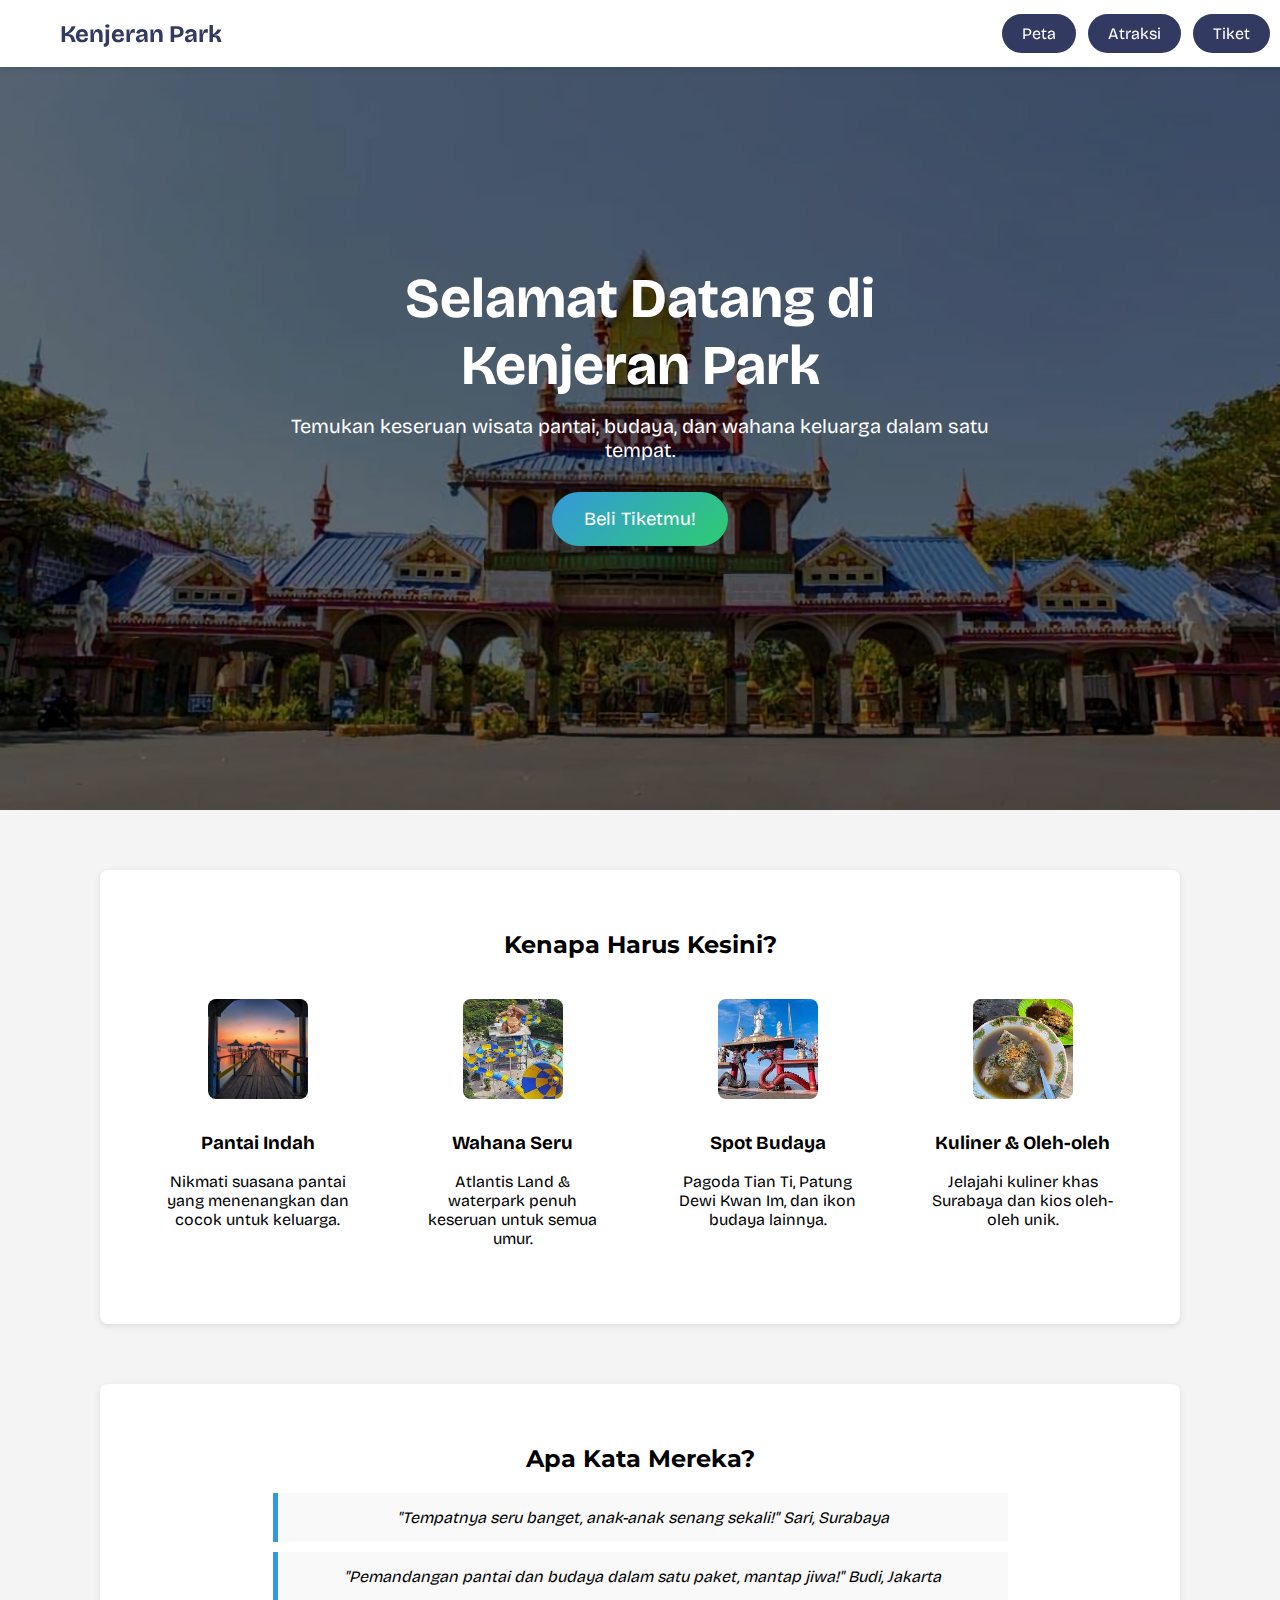
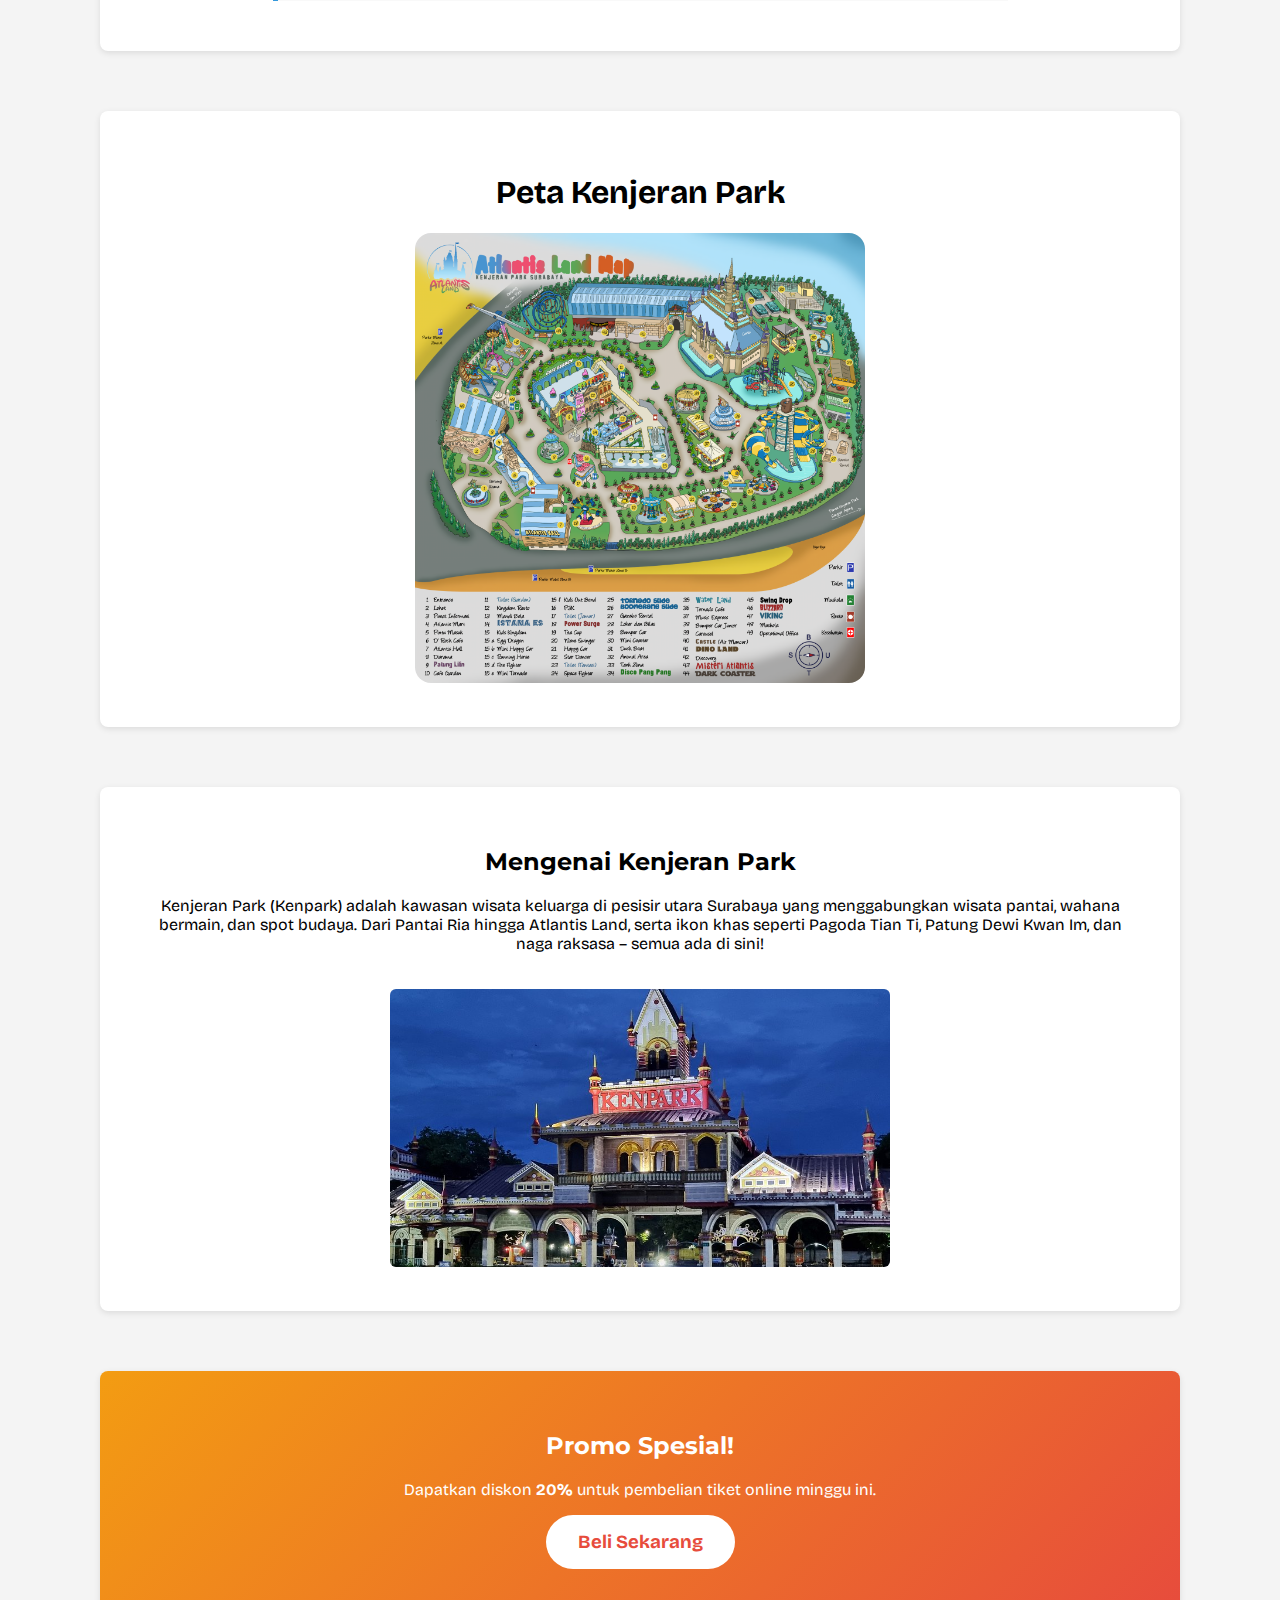
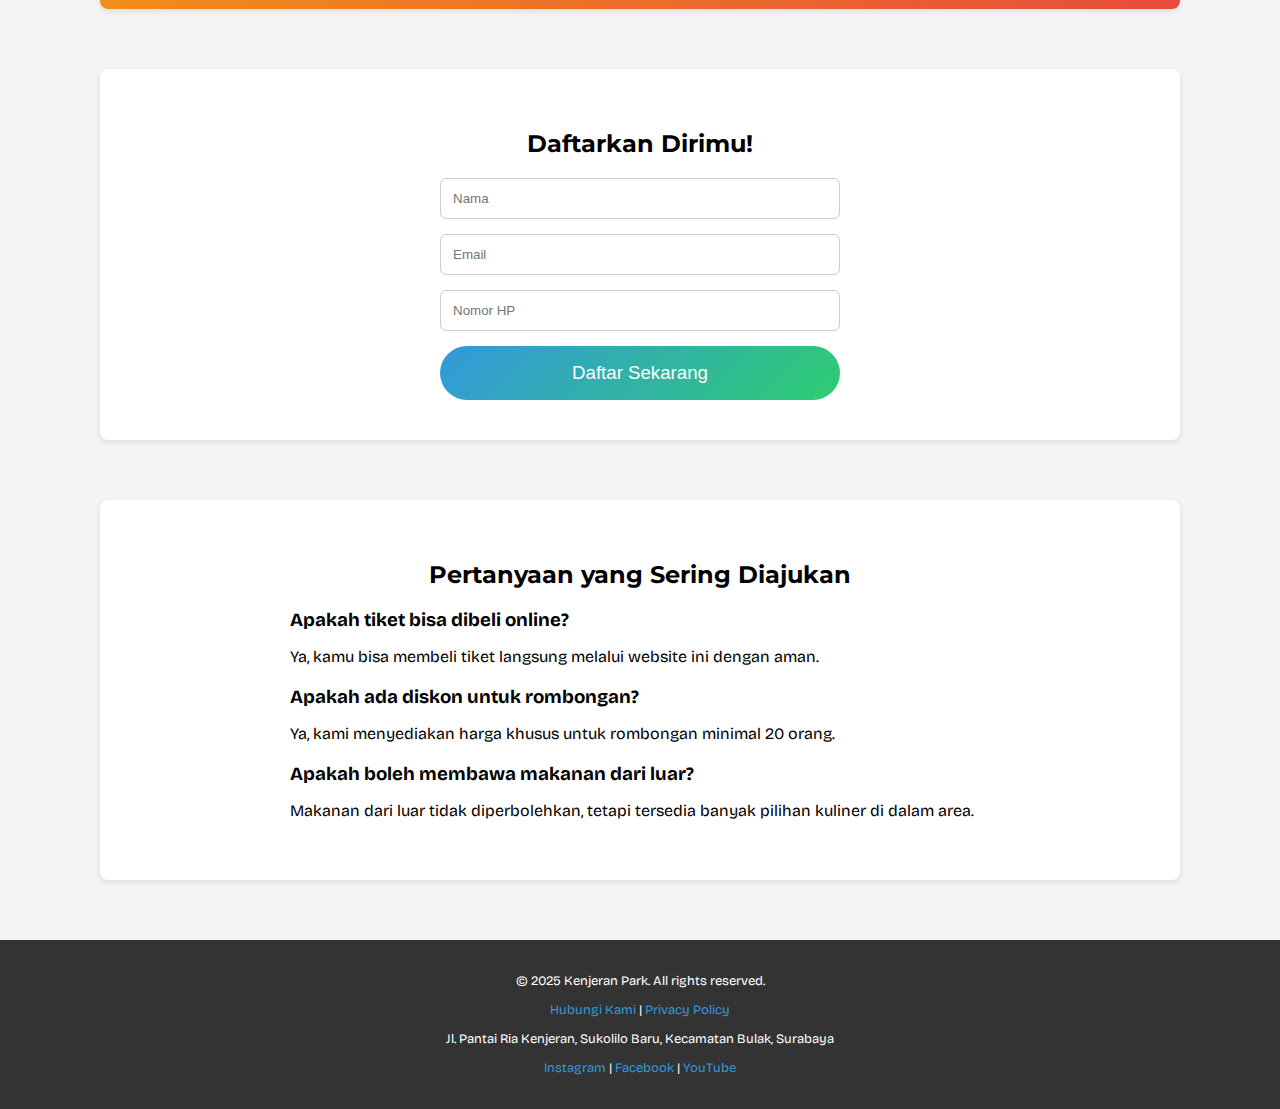
<file: index.html>
<!DOCTYPE html>
<html lang="id">
<head>
    <meta charset="UTF-8">
    <title>Kenjeran Park</title>
    <link href="https://fonts.googleapis.com/css2?family=Bricolage+Grotesque:wght@400;700&family=Montserrat:wght@400;700&display=swap" rel="stylesheet">
    <link rel="stylesheet" href="style.css">
</head>
<body>
    <header>
        <b>Kenjeran Park</b>
        <nav>
            <a href="#map">Peta</a>
            <a href="#attractions">Atraksi</a>
            <a href="#tickets">Tiket</a>
        </nav>
    </header>

    <div class="hero">
        <div>
            <h1>Selamat Datang di Kenjeran Park</h1>
            <p>Temukan keseruan wisata pantai, budaya, dan wahana keluarga dalam satu tempat.</p>
            <a href="#tickets" class="tombol">Beli Tiketmu!</a>
        </div>
    </div>

    <div class="section" id="benefits">
        <h2>Kenapa Harus Kesini?</h2>
        <div class="benefits">
            <div class="benefit-item">
                <img src="pantaiimg.jpg" alt="Icon Pantai">
                <h3>Pantai Indah</h3>
                <p>Nikmati suasana pantai yang menenangkan dan cocok untuk keluarga.</p>
            </div>
            <div class="benefit-item">
                <img src="wahanaimg.jpg" alt="Icon Wahana">
                <h3>Wahana Seru</h3>
                <p>Atlantis Land & waterpark penuh keseruan untuk semua umur.</p>
            </div>
            <div class="benefit-item">
                <img src="budayaimg.jpg" alt="Icon Budaya">
                <h3>Spot Budaya</h3>
                <p>Pagoda Tian Ti, Patung Dewi Kwan Im, dan ikon budaya lainnya.</p>
            </div>
            <div class="benefit-item">
                <img src="makananimg.jpg" alt="Icon Kuliner">
                <h3>Kuliner & Oleh-oleh</h3>
                <p>Jelajahi kuliner khas Surabaya dan kios oleh-oleh unik.</p>
            </div>
        </div>
    </div>

    <div class="section" id="testimoni">
        <h2>Apa Kata Mereka?</h2>
        <div class="testimoni-list">
            <blockquote>"Tempatnya seru banget, anak-anak senang sekali!"  Sari, Surabaya</blockquote>
            <blockquote>"Pemandangan pantai dan budaya dalam satu paket, mantap jiwa!"  Budi, Jakarta</blockquote>
        </div>
    </div>

    <div class="section" id="map">
        <div align="center">
            <h1 font="Bricolage Grotesque">Peta Kenjeran Park</h1>
            <img src="atlantismap.png" style="border-radius:12pt" width="450">
        </div>
    </div>

    <div class="section" id="attractions">
        <h2>Mengenai Kenjeran Park</h2>
        <p>
            Kenjeran Park (Kenpark) adalah kawasan wisata keluarga di pesisir utara Surabaya yang menggabungkan wisata pantai, wahana bermain, dan spot budaya. 
            Dari Pantai Ria hingga Atlantis Land, serta ikon khas seperti Pagoda Tian Ti, Patung Dewi Kwan Im, dan naga raksasa – semua ada di sini!
        </p>
        <img src="kenjeranparkimg.jpg" alt="Kenjeran Park" class="product-img">
    </div>

    <div class="section promo" id="promo">
        <h2>Promo Spesial!</h2>
        <p>Dapatkan diskon <b>20%</b> untuk pembelian tiket online minggu ini.</p>
        <a href="#tickets" class="tombol">Beli Sekarang</a>
    </div>

    <div class="section form-section" id="tickets">
        <h2>Daftarkan Dirimu!</h2>
        <form>
            <input type="text" placeholder="Nama" required>
            <input type="email" placeholder="Email" required>
            <input type="tel" placeholder="Nomor HP" required>
            <button type="submit" class="tombol">Daftar Sekarang</button>
        </form>
    </div>

    <div class="section" id="faq">
        <h2>Pertanyaan yang Sering Diajukan</h2>
        <div class="faq-item">
            <h3>Apakah tiket bisa dibeli online?</h3>
            <p>Ya, kamu bisa membeli tiket langsung melalui website ini dengan aman.</p>
        </div>
        <div class="faq-item">
            <h3>Apakah ada diskon untuk rombongan?</h3>
            <p>Ya, kami menyediakan harga khusus untuk rombongan minimal 20 orang.</p>
        </div>
        <div class="faq-item">
            <h3>Apakah boleh membawa makanan dari luar?</h3>
            <p>Makanan dari luar tidak diperbolehkan, tetapi tersedia banyak pilihan kuliner di dalam area.</p>
        </div>
    </div>

    <footer>
        <p>&copy; 2025 Kenjeran Park. All rights reserved.</p>
        <p><a href="mailto:info@kenjeranpark.com">Hubungi Kami</a> | <a href="#">Privacy Policy</a></p>
        <p>Jl. Pantai Ria Kenjeran, Sukolilo Baru, Kecamatan Bulak, Surabaya</p>
        <p>
            <a href="#">Instagram</a> | 
            <a href="#">Facebook</a> | 
            <a href="#">YouTube</a>
        </p>
    </footer>
</body>
</html>
</file>
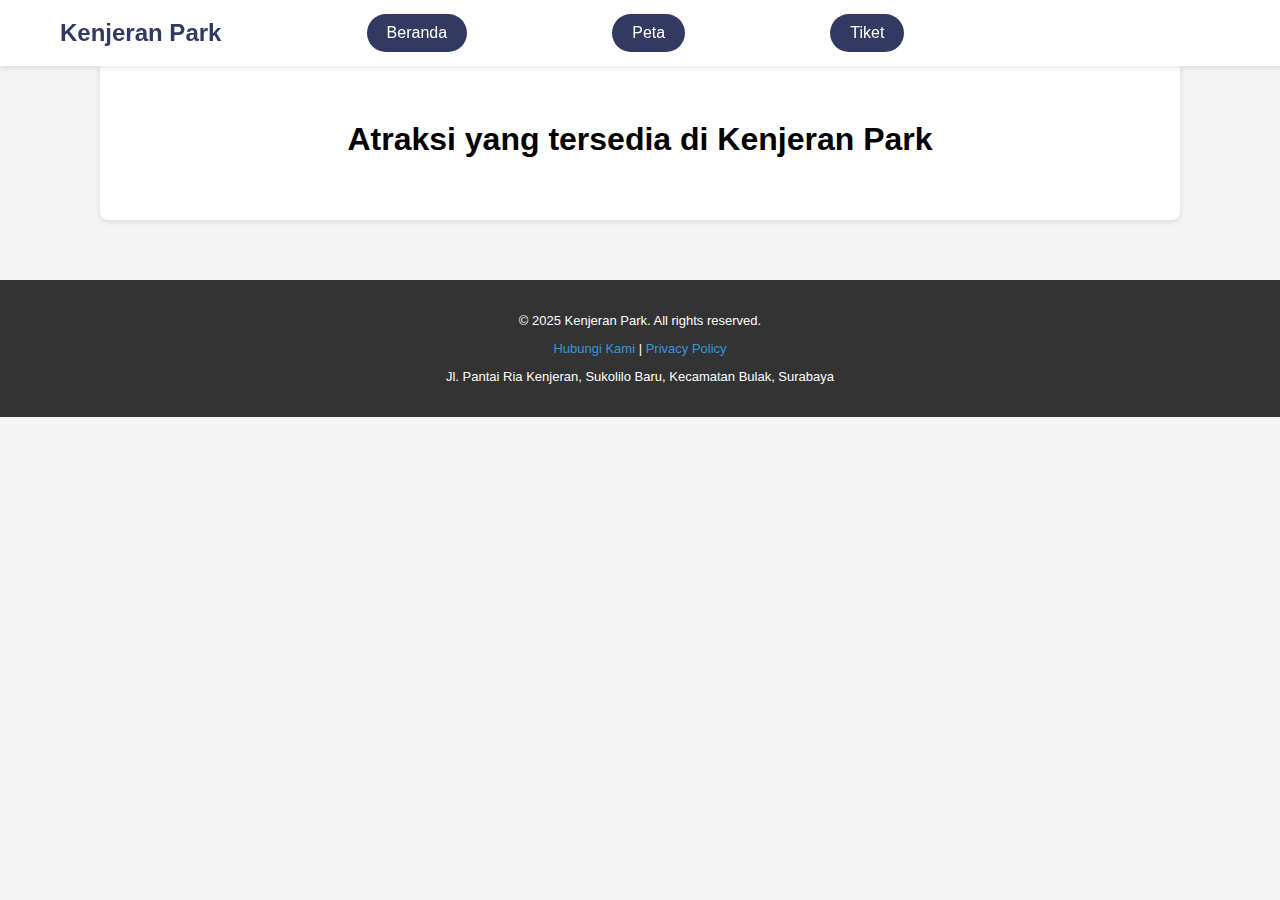
<file: attractions.html>
<!DOCTYPE html>
<html>
<head>
    <title>Kenjeran Park</title>
    <link rel="stylesheet" href="style.css">
</head>
<body>
    <header>
        <b>Kenjeran Park</b>
        <a href="kenjeran3.html">Beranda</a>
        <a href="map.html">Peta</a>
        <a href="tickets.html">Tiket</a>
        <p></p><p></p><p></p>
    </header>

    <div class="section" id="attractions">
        <div align="center">
            <h1 font="Bricolage Grotesque">Atraksi yang tersedia di Kenjeran Park</h1>
        </div>
    </div>

    <footer>
        <p>&copy; 2025 Kenjeran Park. All rights reserved.</p>
        <p><a href="#">Hubungi Kami</a> | <a href="#">Privacy Policy</a></p>
        <p>Jl. Pantai Ria Kenjeran, Sukolilo Baru, Kecamatan Bulak, Surabaya</p>
    </footer>
</body>
</html>
</file>
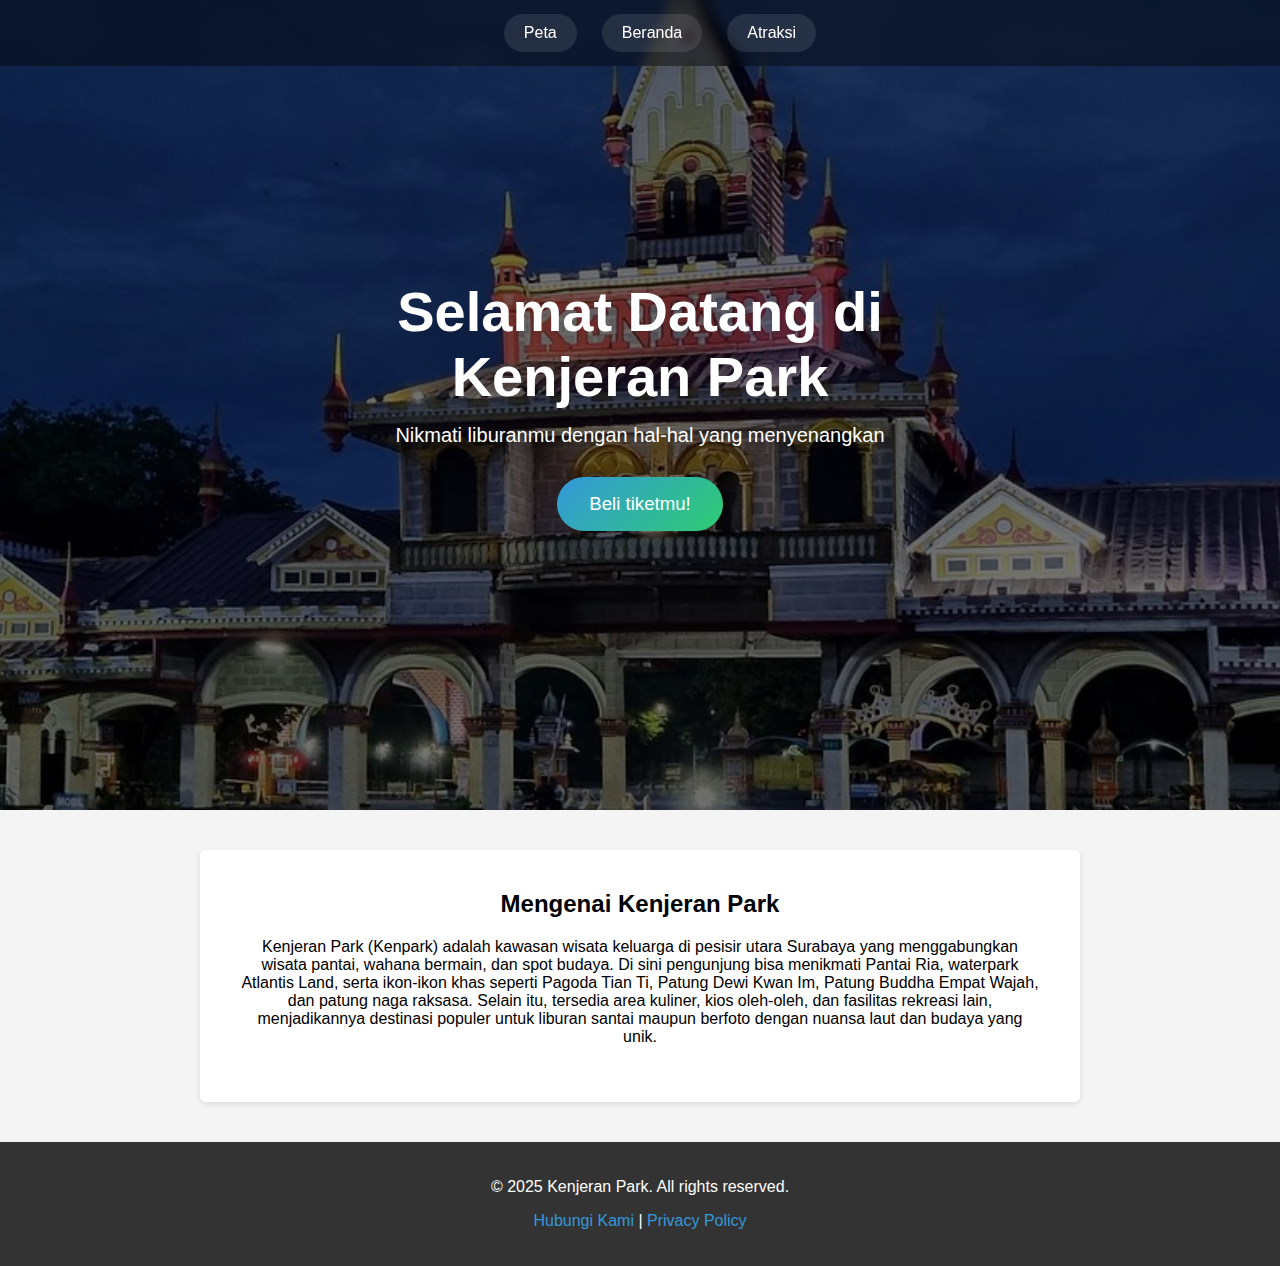
<file: kenjeran3.html>
<!DOCTYPE html>
<html>
<head>
    <title>Amusement Park</title>
    <style type="text/css">
        body {
            margin: 0;
            font-family: sans-serif;
            background: #f4f4f4;
        }

        header {
            position: fixed;
            top: 0;
            width: 100%;
            padding: 14px 20px;
            display: flex;
            justify-content: center;
            gap: 25px;
            z-index: 10;
            background: rgba(0,0,0,0.4);
            backdrop-filter: blur(6px);
        }

        header a {
            color: #fff;
            text-decoration: none;
            font-size: 12pt;
            padding: 10px 20px;
            border-radius: 30px;
            background: rgba(255,255,255,0.1);
            transition: background 0.3s, transform 0.2s;
        }

        header a:hover {
            background: rgba(255,255,255,0.25);
            transform: scale(1.05);
        }

        .hero {
            background: url('kenjeranparkimg.jpg') no-repeat center center;
            background-size: cover;
            height: 90vh; 
            position: relative;
            display: flex;
            justify-content: center;
            align-items: center;
            color: white;
            text-align: center;
            padding: 0 20px;
        }

        .hero::before {
            content: "";
            position: absolute;
            top: 0; left: 0; right: 0; bottom: 0;
            background: rgba(0,0,0,0.55);
        }

        .hero div {
            position: relative;
            z-index: 1;
            max-width: 700px;
        }

        .hero h1 {
            font-size: 42pt;
            margin: 0 0 15px 0;
        }

        .hero p {
            font-size: 15pt;
            margin: 0 0 30px 0;
        }

        .tombol {
            display: inline-block;
            background: linear-gradient(135deg, #3498db, #2ecc71);
            color: #fff;
            border: none;
            border-radius: 40px;
            padding: 16px 32px;
            font-size: 14pt;
            cursor: pointer;
            transition: transform 0.2s, box-shadow 0.3s;
            text-decoration: none;
        }

        .tombol:hover {
            transform: scale(1.05);
            box-shadow: 0 6px 15px rgba(0,0,0,0.2);
        }

        .section {
        padding: 40px;
        max-width: 800px;
        margin: 40px auto; /* no more negative margin */
        text-align: center;
        background: #fff;
        box-shadow: 0 2px 6px rgba(0,0,0,0.1);
        border-radius: 6px;
        }


        .section h2 {
            margin-top: 0;
        }

        footer {
            background: #333;
            color: #fff;
            text-align: center;
            padding: 20px;
            margin-top: 40px;
        }

        footer a {
            color: #3498db;
            text-decoration: none;
        }
    </style>
</head>
<body>
    <header>
        <a href="#map">Peta</a>
        <a href="#tickets">Beranda</a>
        <a href="#attractions">Atraksi</a>
    </header>

    <div class="hero">
        <div>
            <h1>Selamat Datang di Kenjeran Park</h1>
            <p>Nikmati liburanmu dengan hal-hal yang menyenangkan</p>
            <a href="#tickets" class="tombol">Beli tiketmu!</a>
        </div>
    </div>

    <div class="section" id="attractions">
        <h2>Mengenai Kenjeran Park</h2>
        <p>Kenjeran Park (Kenpark) adalah kawasan wisata keluarga di pesisir utara Surabaya yang menggabungkan wisata pantai, wahana bermain, 
            dan spot budaya. Di sini pengunjung bisa menikmati Pantai Ria, waterpark Atlantis Land, serta ikon-ikon khas seperti Pagoda Tian Ti, 
            Patung Dewi Kwan Im, Patung Buddha Empat Wajah, dan patung naga raksasa. Selain itu, tersedia area kuliner, kios oleh-oleh, dan 
            fasilitas rekreasi lain, menjadikannya destinasi populer untuk liburan santai maupun berfoto dengan nuansa laut dan budaya yang unik.</p>
    </div>

    <footer>
        <p>&copy; 2025 Kenjeran Park. All rights reserved.</p>
        <p><a href="#">Hubungi Kami</a> | <a href="#">Privacy Policy</a></p>
    </footer>
</body>
</html>
</file>
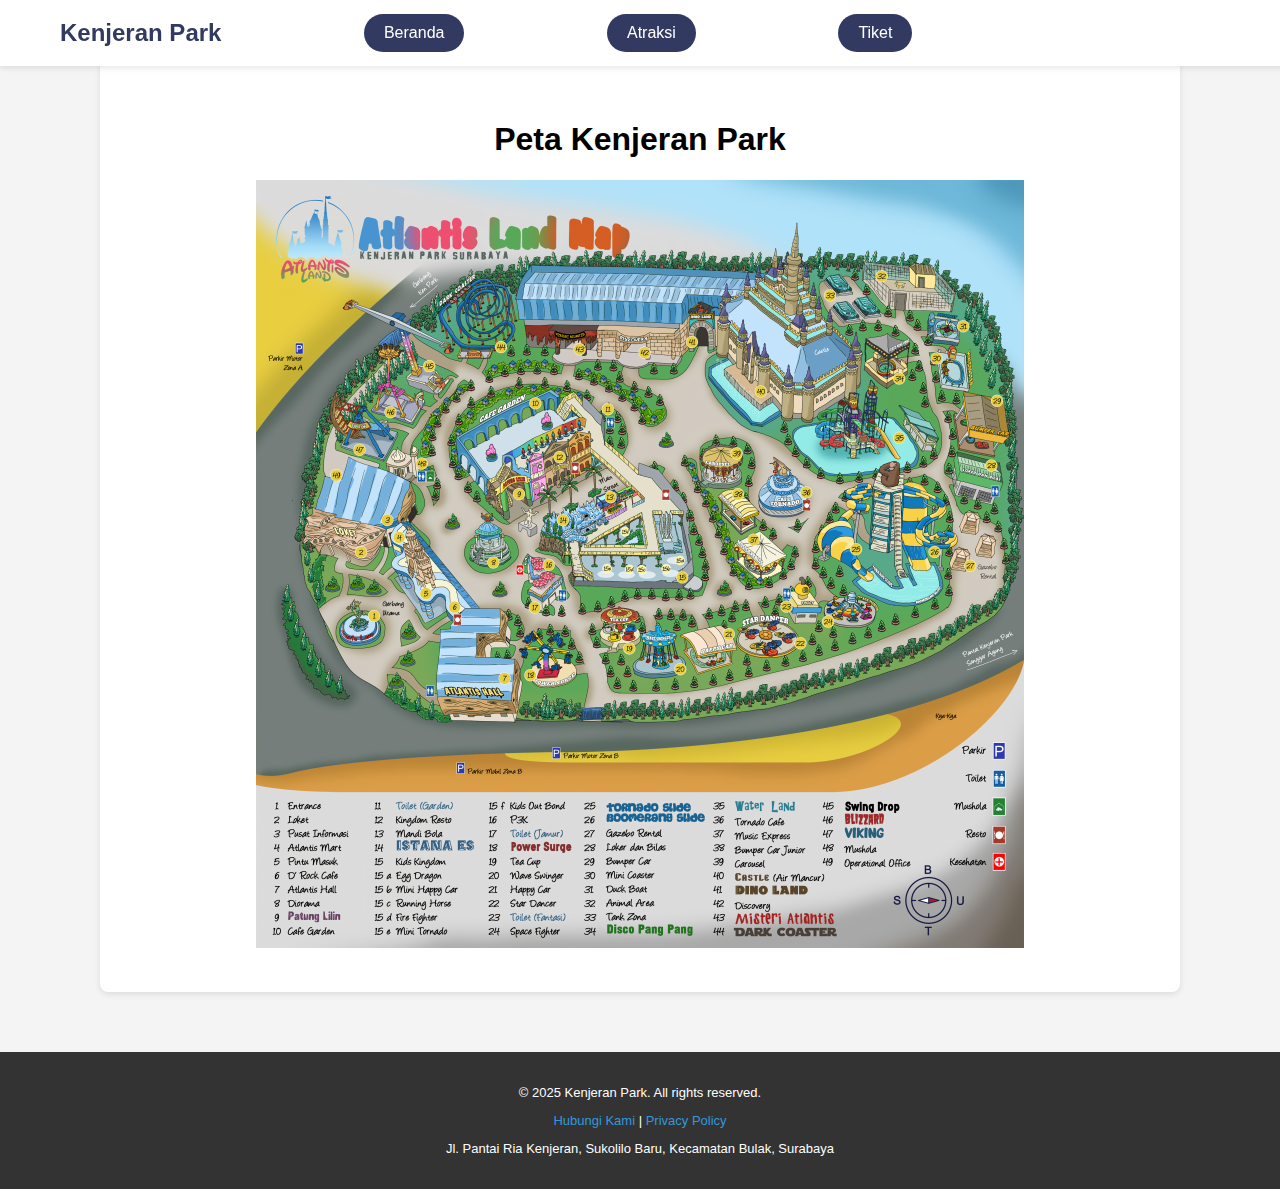
<file: map.html>
<!DOCTYPE html>
<html>
<head>
    <title>Kenjeran Park</title>
    <link rel="stylesheet" href="style.css">
</head>
<body>
    <header>
        <b>Kenjeran Park</b>
        <a href="kenjeran3.html">Beranda</a>
        <a href="attractions.html">Atraksi</a>
        <a href="tickets.html">Tiket</a>
        <p></p><p></p><p></p>
    </header>

    <div class="section" id="map">
        <div align="center">
            <h1 font="Bricolage Grotesque">Peta Kenjeran Park</h1>
            <img src="atlantismap.png">
        </div>
    </div>

    <footer>
        <p>&copy; 2025 Kenjeran Park. All rights reserved.</p>
        <p><a href="#">Hubungi Kami</a> | <a href="#">Privacy Policy</a></p>
        <p>Jl. Pantai Ria Kenjeran, Sukolilo Baru, Kecamatan Bulak, Surabaya</p>
    </footer>
</body>
</html>
</file>
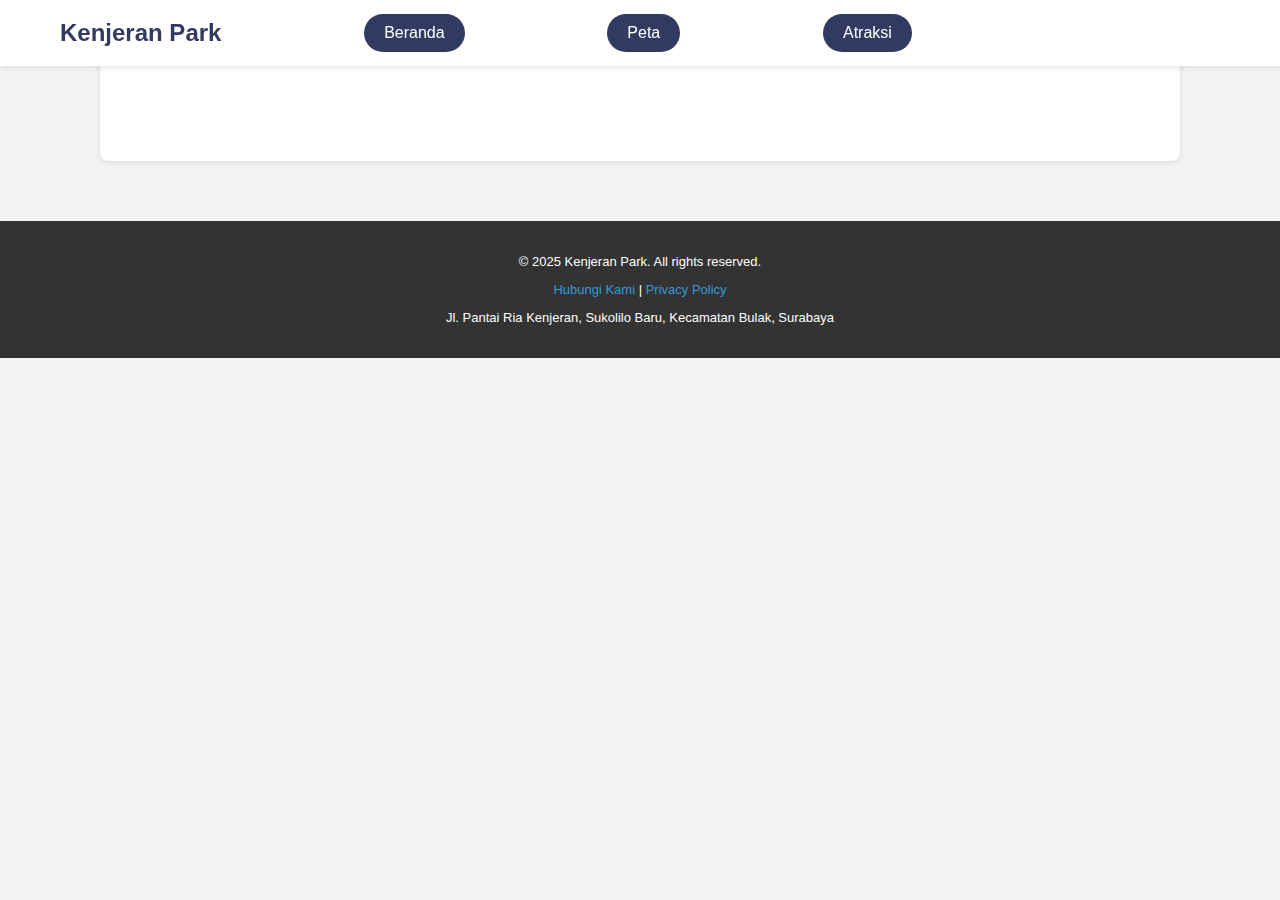
<file: tickets.html>
<!DOCTYPE html>
<html>
<head>
    <title>Kenjeran Park</title>
    <link rel="stylesheet" href="style.css">
</head>
<body>
    <header>
        <b>Kenjeran Park</b>
        <a href="kenjeran3.html">Beranda</a>
        <a href="map.html">Peta</a>
        <a href="attractions.html">Atraksi</a>
        <p></p><p></p><p></p>
    </header>

    <div class="section" id="attractions">
        <div align="center">
            <h1 font="Bricolage Grotesque"></h1>
        </div>
    </div>

    <footer>
        <p>&copy; 2025 Kenjeran Park. All rights reserved.</p>
        <p><a href="#">Hubungi Kami</a> | <a href="#">Privacy Policy</a></p>
        <p>Jl. Pantai Ria Kenjeran, Sukolilo Baru, Kecamatan Bulak, Surabaya</p>
    </footer>
</body>
</html>
</file>
<file: style.css>
body {
    margin: 0;
    font-family: 'Bricolage Grotesque', 'Montserrat', sans-serif;
    background: #f4f4f4;
}

header {
    color: #fff;
    position: fixed;
    top: 0;
    width: 100%;
    padding: 14px 60px;
    display: flex;
    align-items: center;
    justify-content: space-between;
    z-index: 10;
    background: #fff;
    box-shadow: 0 2px 6px rgba(0,0,0,0.1);
}

header b {
    color: rgb(51, 58, 97);
    font-size: 18pt;
}

header nav {
    display: flex;
    gap: 12px;
    margin-right: 70px; 
}

header a {
    color: #fff;
    text-decoration: none;
    font-size: 12pt;
    padding: 10px 20px;
    border-radius: 30px;
    background: rgb(51, 58, 97);
    transition: background 0.3s, transform 0.2s;
}


header a:hover {
    background: rgba(51, 58, 97, 0.8);
    transform: scale(1.05);
}

/* Hero */
.hero {
    background: url('hero.jpg') no-repeat center center;
    background-size: cover;
    height: 90vh;
    position: relative;
    display: flex;
    justify-content: center;
    align-items: center;
    color: #fff;
    text-align: center;
    padding: 0 20px;
}

.hero::before {
    content: "";
    position: absolute;
    top: 0; 
    left: 0; 
    right: 0; 
    bottom: 0;
    background: rgba(0, 0, 0, 0.55);
}

.hero div {
    position: relative;
    z-index: 1;
    max-width: 700px;
}

.hero h1 {
    font-size: 42pt;
    margin: 0 0 15px 0;
}

.hero p {
    font-size: 15pt;
    margin: 0 0 30px 0;
}

.tombol {
    display: inline-block;
    background: linear-gradient(135deg, #3498db, #2ecc71);
    color: #fff;
    border: none;
    border-radius: 40px;
    padding: 16px 32px;
    font-size: 14pt;
    cursor: pointer;
    text-decoration: none;
    transition: transform 0.2s, box-shadow 0.3s;
}

.tombol:hover {
    transform: scale(1.05);
    box-shadow: 0 6px 15px rgba(0, 0, 0, 0.2);
}

.section {
    padding: 40px;
    margin: 60px auto;
    text-align: center;
    background: #fff;
    box-shadow: 0 2px 6px rgba(0, 0, 0, 0.1);
    border-radius: 8px;
    max-width: 1000px;
}

.section h2 {
    font-family: 'Montserrat';
    margin-bottom: 20px;
}

.benefits {
    display: grid;
    grid-template-columns: repeat(auto-fit, minmax(200px, 1fr));
    gap: 20px;
}

.benefit-item {
    text-align: center;
    padding: 20px;
}

.benefit-item img {
    width: 100px;      
    height: 100px; 
    object-fit: cover;
    border-radius: 8px; 
    margin-bottom: 10px;
}

.testimoni-list blockquote {
    font-style: italic;
    background: #f9f9f9;
    padding: 15px;
    border-left: 5px solid #3498db;
    margin: 10px auto;
    max-width: 700px;
}

.logo-partner img {
    width: 100px;
    margin: 10px;
}

.product-img {
    width: 50%;
    border-radius: 6px;
    margin-top: 20px;
}

.promo {
    background: linear-gradient(135deg, #f39c12, #e74c3c);
    color: #fff;
}

.promo .tombol {
    background: #fff;
    color: #e74c3c;
    font-weight: bold;
}

.form-section form {
    display: flex;
    flex-direction: column;
    gap: 15px;
    max-width: 400px;
    margin: auto;
}

.form-section input {
    padding: 12px;
    border: 1px solid #ccc;
    border-radius: 6px;
}

.faq-item {
    text-align: left;
    margin: 20px auto;
    max-width: 700px;
}

.faq-item h3 {
    margin-bottom: 8px;
}

footer {
    font-size: small;
    background: #333;
    color: #fff;
    text-align: center;
    padding: 20px;
    margin-top: 40px;
}

footer a {
    color: #3498db;
    text-decoration: none;
}
</file>
